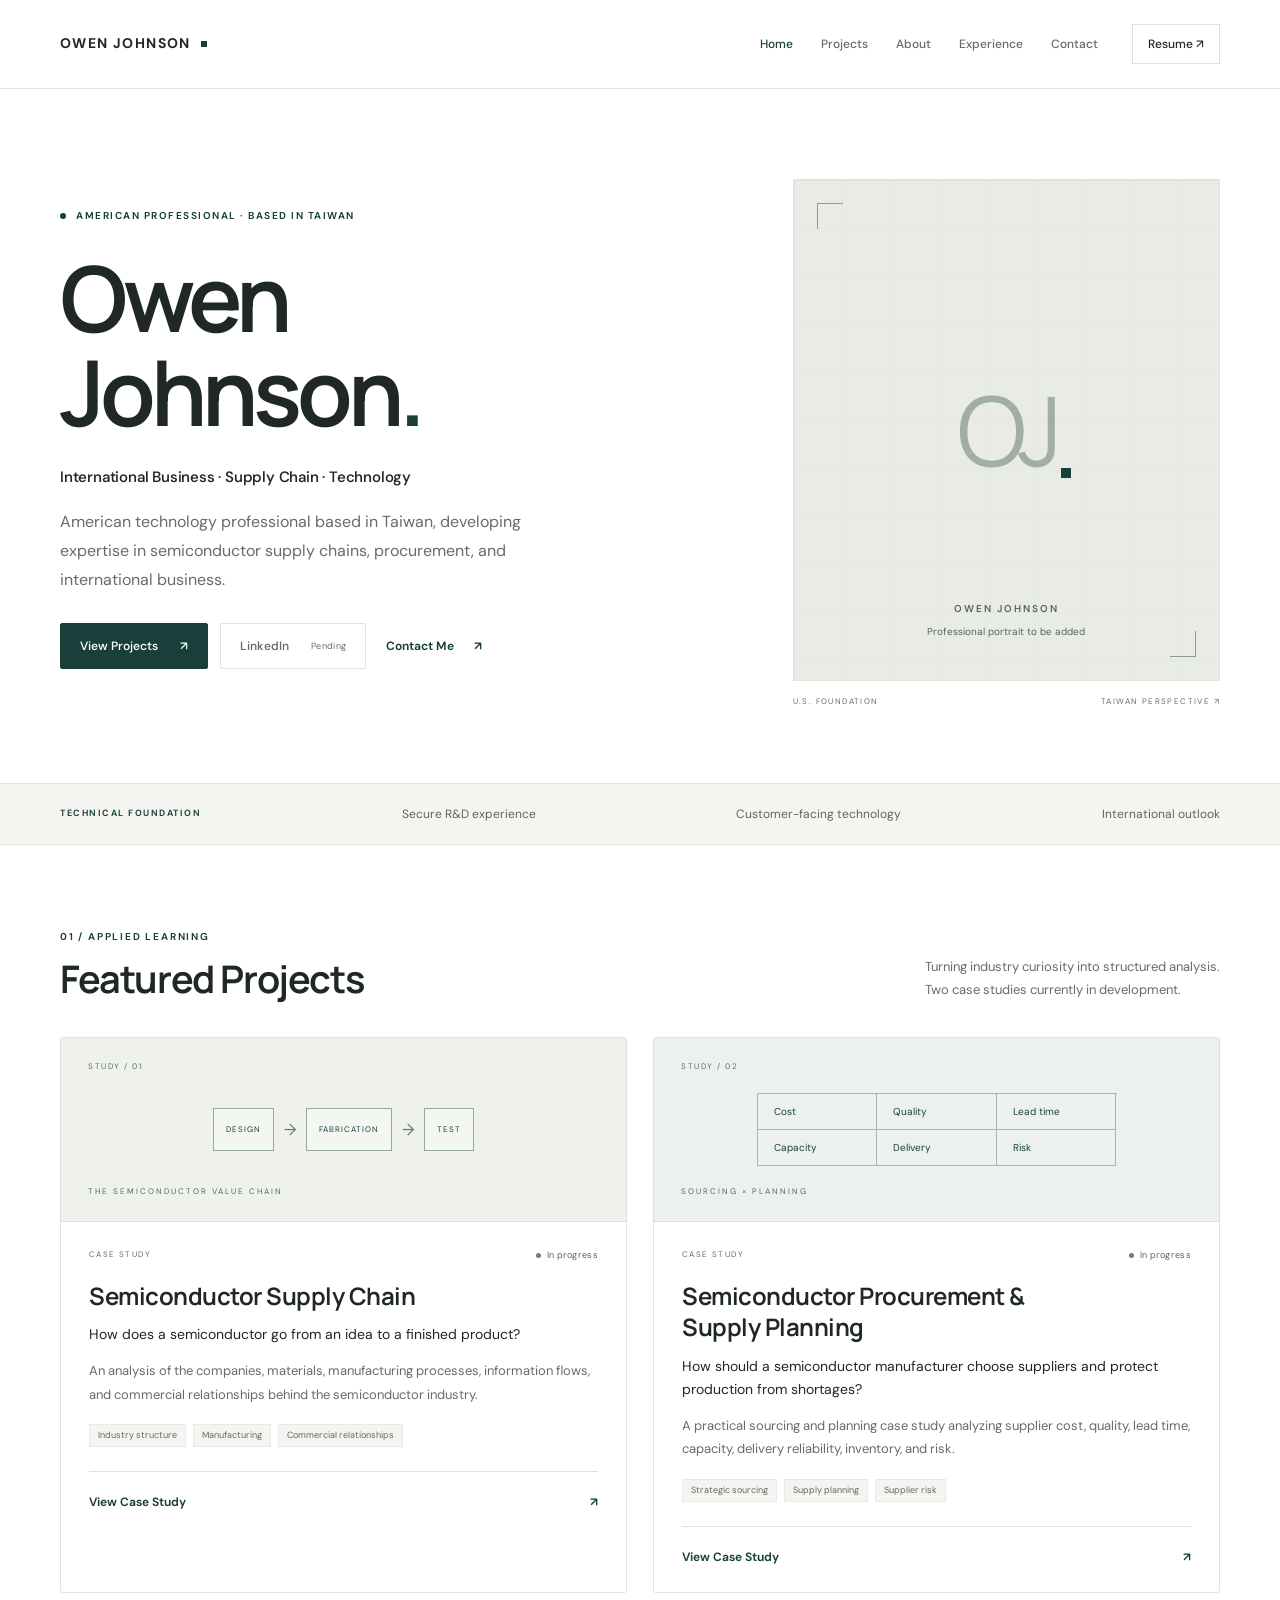
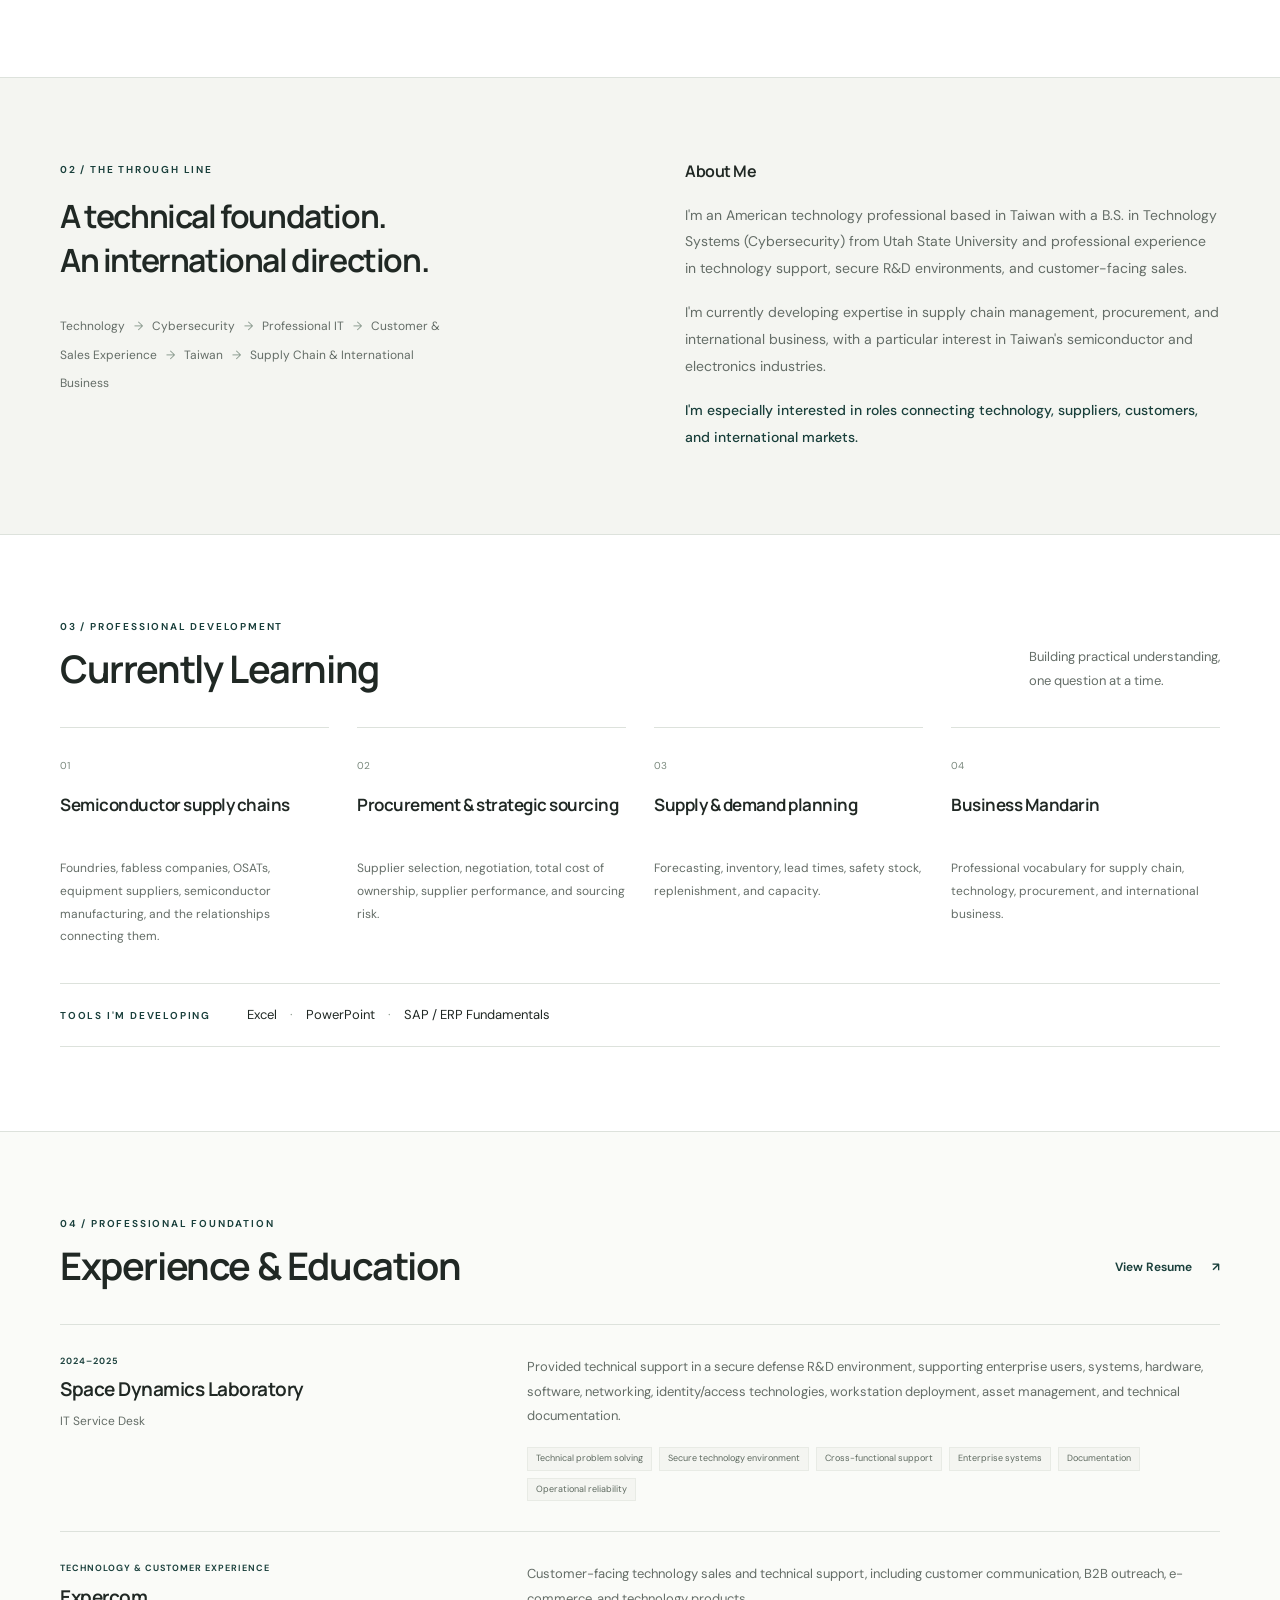
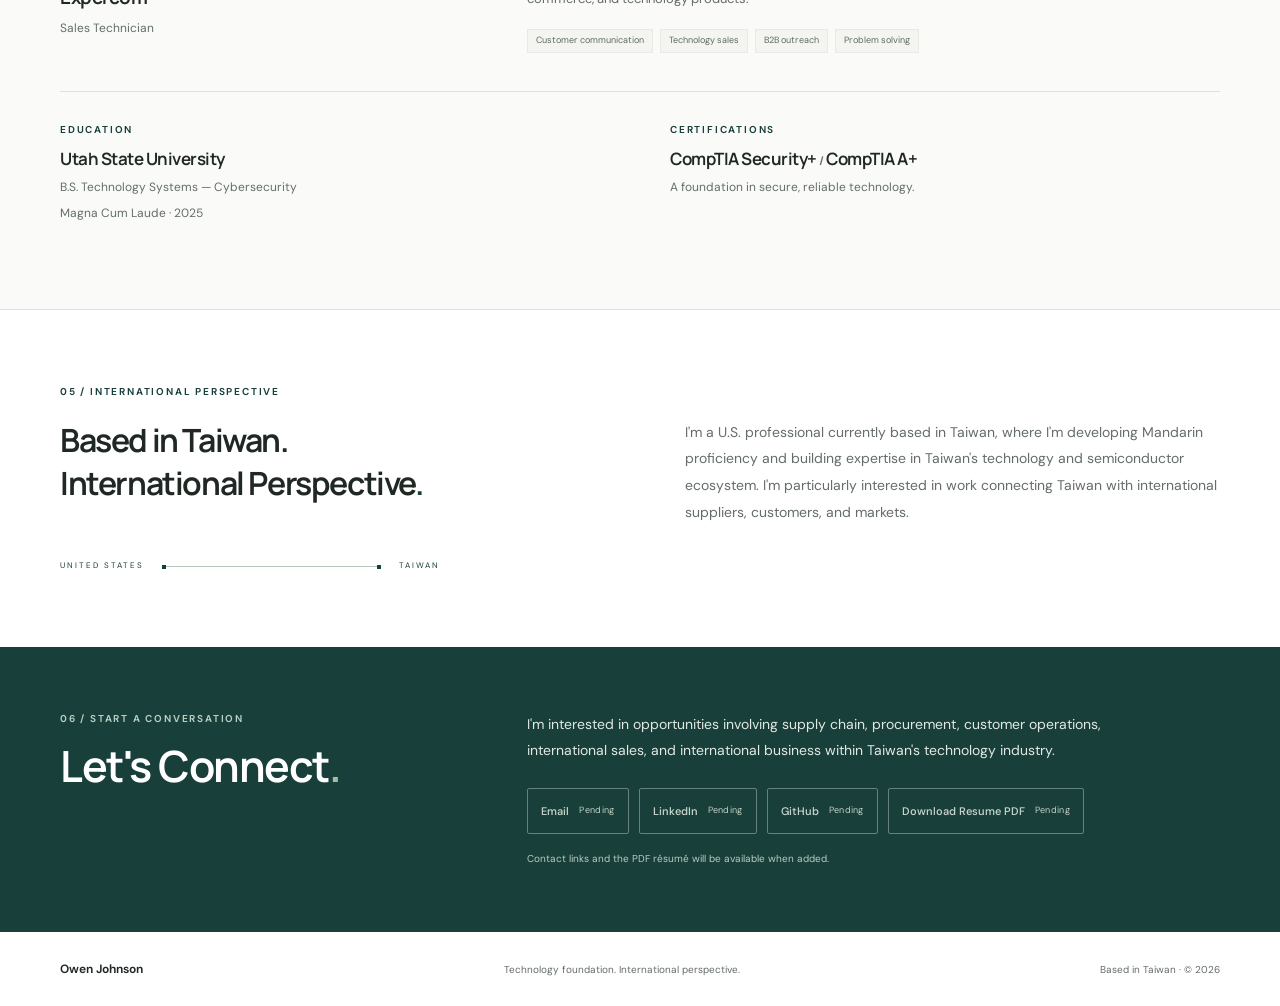
<file: index.html>
<!doctype html>
<html lang="en"><head><meta charset="utf-8"><meta name="viewport" content="width=device-width, initial-scale=1"><title>Owen Johnson | International Business, Supply Chain &amp; Technology</title><meta name="description" content="American technology professional based in Taiwan. Explore Owen Johnson’s background and developing work in semiconductor supply chains, procurement, and international business."><meta property="og:title" content="Owen Johnson | International Business, Supply Chain &amp; Technology"><meta property="og:description" content="American technology professional based in Taiwan. Explore Owen Johnson’s background and developing work in semiconductor supply chains, procurement, and international business."><meta property="og:type" content="website"><meta name="twitter:card" content="summary"><meta name="twitter:title" content="Owen Johnson | International Business, Supply Chain &amp; Technology"><meta name="twitter:description" content="American technology professional based in Taiwan. Explore Owen Johnson’s background and developing work in semiconductor supply chains, procurement, and international business."><meta name="theme-color" content="#193f3b"><link rel="icon" type="image/svg+xml" href="/assets/favicon.svg"><link rel="stylesheet" href="/style.css"><script src="/script.js" defer></script></head><body><a class="skip-link" href="#main">Skip to content</a><header class="site-header"><div class="container header-inner"><a href="/" class="wordmark" aria-label="Owen Johnson home">OWEN JOHNSON<span class="brand-dot"></span></a><button class="menu-toggle" aria-controls="main-nav" aria-expanded="false">Menu <span aria-hidden="true">☰</span></button><nav id="main-nav" aria-label="Main navigation"><a href="/" aria-current="page">Home</a><a href="/#projects">Projects</a><a href="/#about">About</a><a href="/#experience">Experience</a><a href="/#contact">Contact</a><a class="nav-resume" href="/resume/">Resume <span aria-hidden="true">↗</span></a></nav></div></header><main id="main"><section class="hero container"><div class="hero-content"><div class="eyebrow location"><span class="live-dot"></span> AMERICAN PROFESSIONAL · BASED IN TAIWAN</div><h1>Owen<br>Johnson<span class="accent">.</span></h1><p class="hero-fields">International Business · Supply Chain · Technology</p><p class="hero-description">American technology professional based in Taiwan, developing expertise in semiconductor supply chains, procurement, and international business.</p><div class="actions"><a class="button primary" href="#projects">View Projects <span aria-hidden="true">↗</span></a><span class="button secondary unavailable" aria-disabled="true">LinkedIn <span class="availability">Pending</span></span><a class="text-link" href="#contact">Contact Me <span aria-hidden="true">↗</span></a></div></div><div class="hero-portrait"><div class="portrait-placeholder" role="img" aria-label="Reserved space for Owen Johnson’s professional portrait"><div class="portrait-monogram">OJ<span></span></div><div class="portrait-label"><span>OWEN JOHNSON</span><span>Professional portrait to be added</span></div></div><div class="portrait-foot"><span>U.S. FOUNDATION</span><span>TAIWAN PERSPECTIVE ↗</span></div></div></section><div class="foundation-strip"><div class="container"><span>TECHNICAL FOUNDATION</span><span>Secure R&D experience</span><span>Customer-facing technology</span><span>International outlook</span></div></div>
<section id="projects" class="section container"><div class="section-top"><div><span class="eyebrow">01 / APPLIED LEARNING</span><h2>Featured Projects</h2></div><p>Turning industry curiosity into structured analysis.<br>Two case studies currently in development.</p></div><div class="project-grid"><article class="project-card"><div class="project-art"><span class="art-index">STUDY / 01</span><div class="mini-chain" aria-hidden="true"><span>DESIGN</span><b>→</b><span>FABRICATION</span><b>→</b><span>TEST</span></div><span class="art-caption">THE SEMICONDUCTOR VALUE CHAIN</span></div><div class="project-body"><div class="card-meta"><span>CASE STUDY</span><span class="status"><i></i>In progress</span></div><h3>Semiconductor Supply Chain</h3><p class="project-question">How does a semiconductor go from an idea to a finished product?</p><p>An analysis of the companies, materials, manufacturing processes, information flows, and commercial relationships behind the semiconductor industry.</p><div class="tags"><span>Industry structure</span><span>Manufacturing</span><span>Commercial relationships</span></div><a class="text-link" href="/projects/semiconductor-supply-chain/">View Case Study <span aria-hidden="true">↗</span></a></div></article><article class="project-card"><div class="project-art"><span class="art-index">STUDY / 02</span><div class="mini-score" aria-hidden="true"><span>Cost</span><span>Quality</span><span>Lead time</span><span>Capacity</span><span>Delivery</span><span>Risk</span></div><span class="art-caption">SOURCING × PLANNING</span></div><div class="project-body"><div class="card-meta"><span>CASE STUDY</span><span class="status"><i></i>In progress</span></div><h3>Semiconductor Procurement &amp; Supply Planning</h3><p class="project-question">How should a semiconductor manufacturer choose suppliers and protect production from shortages?</p><p>A practical sourcing and planning case study analyzing supplier cost, quality, lead time, capacity, delivery reliability, inventory, and risk.</p><div class="tags"><span>Strategic sourcing</span><span>Supply planning</span><span>Supplier risk</span></div><a class="text-link" href="/projects/semiconductor-procurement-supply-planning/">View Case Study <span aria-hidden="true">↗</span></a></div></article></div></section>
<section id="about" class="section about-section"><div class="container about-grid"><div><span class="eyebrow">02 / THE THROUGH LINE</span><h2>A technical foundation.<br>An international direction.</h2><div class="story-path">Technology <span>→</span> Cybersecurity <span>→</span> Professional IT <span>→</span> Customer & Sales Experience <span>→</span> Taiwan <span>→</span> Supply Chain & International Business</div></div><div class="about-copy"><h3>About Me</h3><p>I'm an American technology professional based in Taiwan with a B.S. in Technology Systems (Cybersecurity) from Utah State University and professional experience in technology support, secure R&D environments, and customer-facing sales.</p><p>I'm currently developing expertise in supply chain management, procurement, and international business, with a particular interest in Taiwan's semiconductor and electronics industries.</p><p class="about-emphasis">I'm especially interested in roles connecting technology, suppliers, customers, and international markets.</p></div></div></section>
<section class="section container" id="learning"><div class="section-top"><div><span class="eyebrow">03 / PROFESSIONAL DEVELOPMENT</span><h2>Currently Learning</h2></div><p>Building practical understanding,<br>one question at a time.</p></div><div class="learning-grid"><article class="learning-item"><span class="learn-index">01</span><h3>Semiconductor supply chains</h3><p>Foundries, fabless companies, OSATs, equipment suppliers, semiconductor manufacturing, and the relationships connecting them.</p></article><article class="learning-item"><span class="learn-index">02</span><h3>Procurement & strategic sourcing</h3><p>Supplier selection, negotiation, total cost of ownership, supplier performance, and sourcing risk.</p></article><article class="learning-item"><span class="learn-index">03</span><h3>Supply & demand planning</h3><p>Forecasting, inventory, lead times, safety stock, replenishment, and capacity.</p></article><article class="learning-item"><span class="learn-index">04</span><h3>Business Mandarin</h3><p>Professional vocabulary for supply chain, technology, procurement, and international business.</p></article></div><div class="tools-line"><span class="eyebrow">TOOLS I'M DEVELOPING</span><span>Excel <b>·</b> PowerPoint <b>·</b> SAP / ERP Fundamentals</span></div></section>
<section id="experience" class="section experience-section"><div class="container"><div class="section-top"><div><span class="eyebrow">04 / PROFESSIONAL FOUNDATION</span><h2>Experience & Education</h2></div><a class="text-link" href="/resume/">View Resume <span aria-hidden="true">↗</span></a></div><div class="experience-list"><article class="experience-row"><div><span class="eyebrow">2024–2025</span><h3>Space Dynamics Laboratory</h3><span class="role">IT Service Desk</span></div><div><p>Provided technical support in a secure defense R&D environment, supporting enterprise users, systems, hardware, software, networking, identity/access technologies, workstation deployment, asset management, and technical documentation.</p><div class="tags"><span>Technical problem solving</span><span>Secure technology environment</span><span>Cross-functional support</span><span>Enterprise systems</span><span>Documentation</span><span>Operational reliability</span></div></div></article><article class="experience-row"><div><span class="eyebrow">TECHNOLOGY & CUSTOMER EXPERIENCE</span><h3>Expercom</h3><span class="role">Sales Technician</span></div><div><p>Customer-facing technology sales and technical support, including customer communication, B2B outreach, e-commerce, and technology products.</p><div class="tags"><span>Customer communication</span><span>Technology sales</span><span>B2B outreach</span><span>Problem solving</span></div></div></article></div><div class="credentials"><div><span class="eyebrow">EDUCATION</span><h3>Utah State University</h3><p>B.S. Technology Systems — Cybersecurity</p><span class="muted">Magna Cum Laude · 2025</span></div><div><span class="eyebrow">CERTIFICATIONS</span><h3>CompTIA Security+ <span class="muted">/</span> CompTIA A+</h3><p>A foundation in secure, reliable technology.</p></div></div></div></section>
<section class="taiwan-section container"><span class="eyebrow">05 / INTERNATIONAL PERSPECTIVE</span><div class="taiwan-grid"><h2>Based in Taiwan.<br>International Perspective<span class="accent">.</span></h2><p>I'm a U.S. professional currently based in Taiwan, where I'm developing Mandarin proficiency and building expertise in Taiwan's technology and semiconductor ecosystem. I'm particularly interested in work connecting Taiwan with international suppliers, customers, and markets.</p></div><div class="taiwan-caption"><span>UNITED STATES</span><span class="connection-line" aria-hidden="true"></span><span>TAIWAN</span></div></section>
<section id="contact" class="contact-section"><div class="container contact-grid"><div><span class="eyebrow">06 / START A CONVERSATION</span><h2>Let's Connect<span>.</span></h2></div><div><p>I'm interested in opportunities involving supply chain, procurement, customer operations, international sales, and international business within Taiwan's technology industry.</p><div class="actions"><span class="button secondary unavailable" aria-disabled="true">Email <span class="availability">Pending</span></span><span class="button secondary unavailable" aria-disabled="true">LinkedIn <span class="availability">Pending</span></span><span class="button secondary unavailable" aria-disabled="true">GitHub <span class="availability">Pending</span></span><span class="button secondary unavailable" aria-disabled="true">Download Resume PDF <span class="availability">Pending</span></span></div><p class="contact-note">Contact links and the PDF résumé will be available when added.</p></div></div></section></main><footer class="site-footer container"><a class="footer-name" href="/">Owen Johnson</a><span>Technology foundation. International perspective.</span><span>Based in Taiwan · © 2026</span></footer></body></html>
</file>
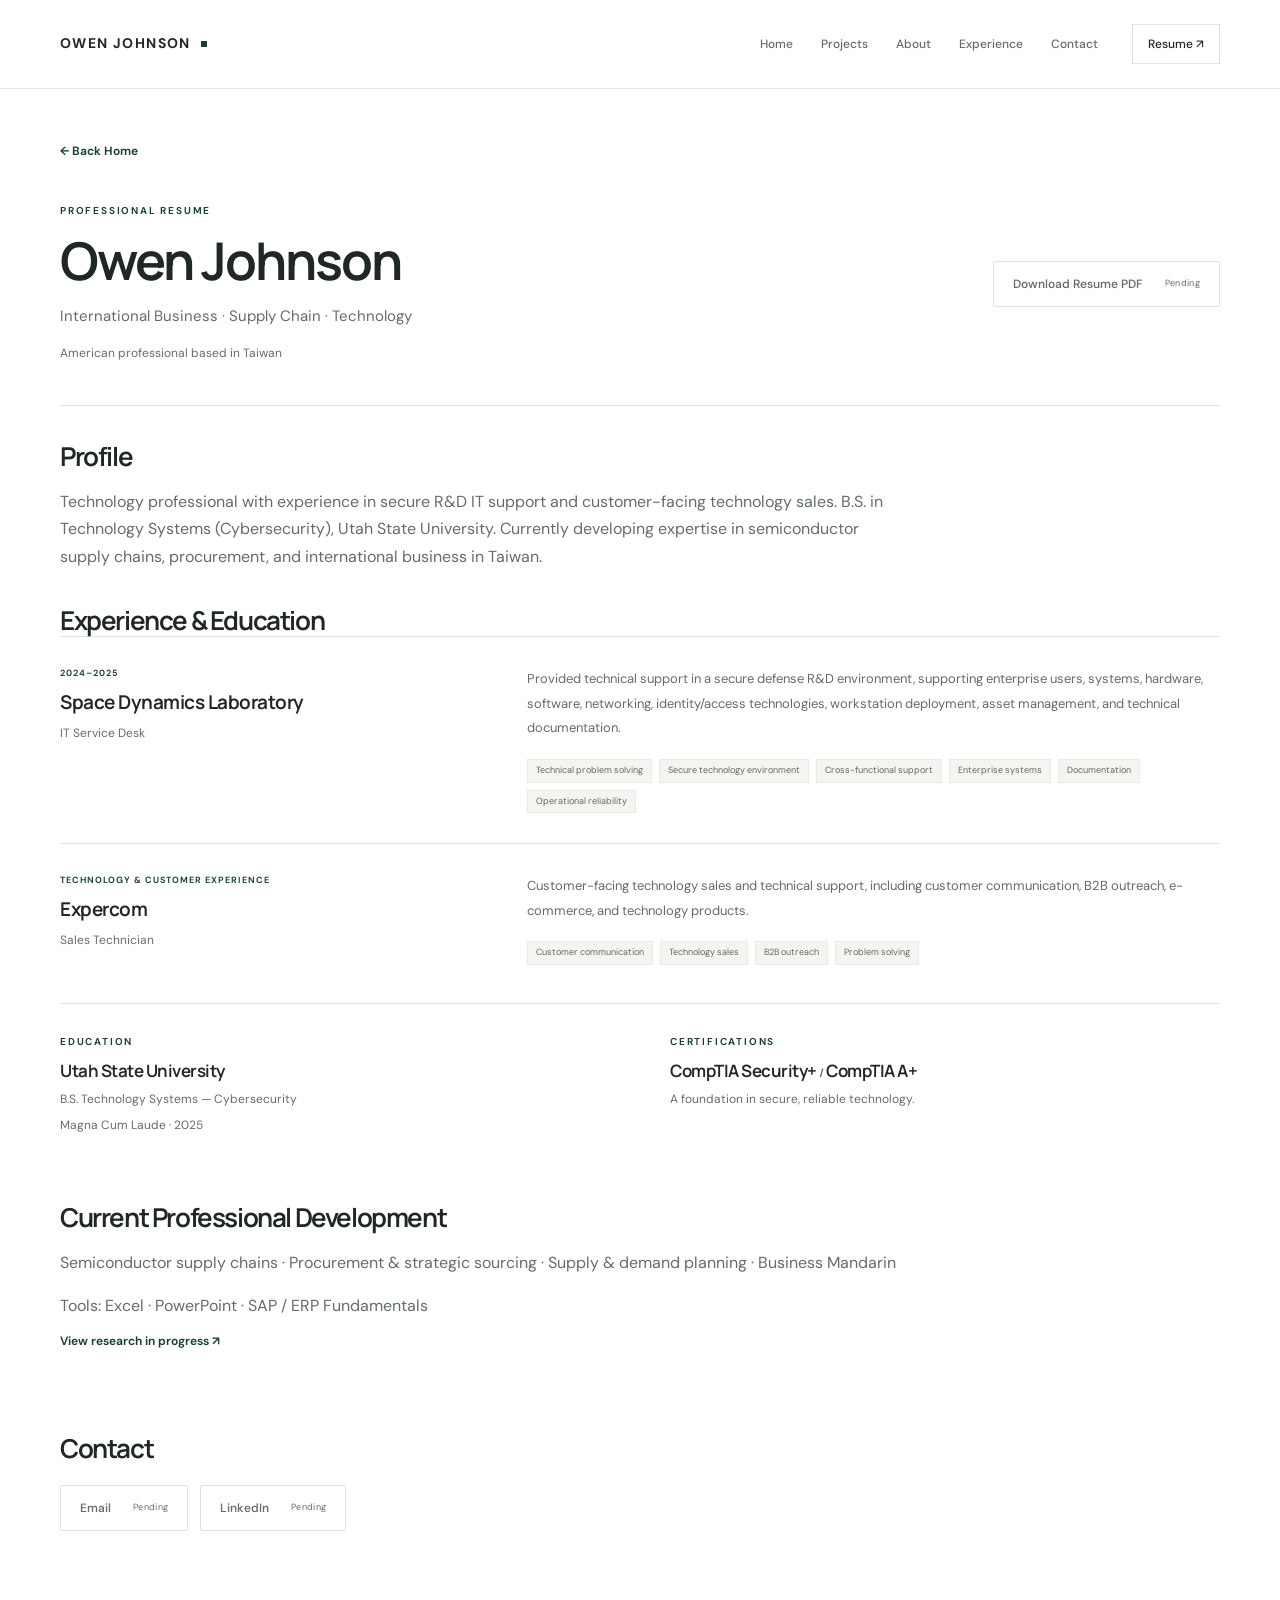
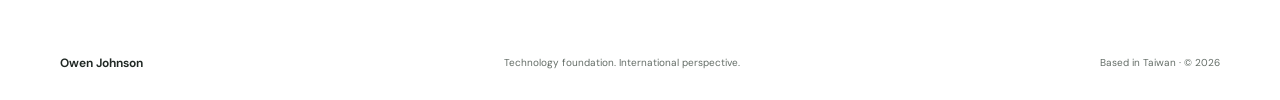
<file: resume/index.html>
<!doctype html>
<html lang="en"><head><meta charset="utf-8"><meta name="viewport" content="width=device-width, initial-scale=1"><title>Resume | Owen Johnson</title><meta name="description" content="Owen Johnson’s professional experience, education, certifications, and current development in Taiwan’s technology industry."><meta property="og:title" content="Resume | Owen Johnson"><meta property="og:description" content="Owen Johnson’s professional experience, education, certifications, and current development in Taiwan’s technology industry."><meta property="og:type" content="website"><meta name="twitter:card" content="summary"><meta name="twitter:title" content="Resume | Owen Johnson"><meta name="twitter:description" content="Owen Johnson’s professional experience, education, certifications, and current development in Taiwan’s technology industry."><meta name="theme-color" content="#193f3b"><link rel="icon" type="image/svg+xml" href="/assets/favicon.svg"><link rel="stylesheet" href="/style.css"><script src="/script.js" defer></script></head><body><a class="skip-link" href="#main">Skip to content</a><header class="site-header"><div class="container header-inner"><a href="/" class="wordmark" aria-label="Owen Johnson home">OWEN JOHNSON<span class="brand-dot"></span></a><button class="menu-toggle" aria-controls="main-nav" aria-expanded="false">Menu <span aria-hidden="true">☰</span></button><nav id="main-nav" aria-label="Main navigation"><a href="/">Home</a><a href="/#projects">Projects</a><a href="/#about">About</a><a href="/#experience">Experience</a><a href="/#contact">Contact</a><a class="nav-resume" href="/resume/">Resume <span aria-hidden="true">↗</span></a></nav></div></header><main id="main"><div class="container resume-page"><a class="text-link back-link" href="/">← Back Home</a><header class="resume-header"><div><span class="eyebrow">PROFESSIONAL RESUME</span><h1>Owen Johnson</h1><p>International Business · Supply Chain · Technology</p><span class="muted">American professional based in Taiwan</span></div><span class="button secondary unavailable" aria-disabled="true">Download Resume PDF <span class="availability">Pending</span></span></header><section class="resume-summary"><h2>Profile</h2><p>Technology professional with experience in secure R&D IT support and customer-facing technology sales. B.S. in Technology Systems (Cybersecurity), Utah State University. Currently developing expertise in semiconductor supply chains, procurement, and international business in Taiwan.</p></section><section><h2>Experience & Education</h2><div class="experience-list"><article class="experience-row"><div><span class="eyebrow">2024–2025</span><h3>Space Dynamics Laboratory</h3><span class="role">IT Service Desk</span></div><div><p>Provided technical support in a secure defense R&D environment, supporting enterprise users, systems, hardware, software, networking, identity/access technologies, workstation deployment, asset management, and technical documentation.</p><div class="tags"><span>Technical problem solving</span><span>Secure technology environment</span><span>Cross-functional support</span><span>Enterprise systems</span><span>Documentation</span><span>Operational reliability</span></div></div></article><article class="experience-row"><div><span class="eyebrow">TECHNOLOGY & CUSTOMER EXPERIENCE</span><h3>Expercom</h3><span class="role">Sales Technician</span></div><div><p>Customer-facing technology sales and technical support, including customer communication, B2B outreach, e-commerce, and technology products.</p><div class="tags"><span>Customer communication</span><span>Technology sales</span><span>B2B outreach</span><span>Problem solving</span></div></div></article></div><div class="credentials"><div><span class="eyebrow">EDUCATION</span><h3>Utah State University</h3><p>B.S. Technology Systems — Cybersecurity</p><span class="muted">Magna Cum Laude · 2025</span></div><div><span class="eyebrow">CERTIFICATIONS</span><h3>CompTIA Security+ <span class="muted">/</span> CompTIA A+</h3><p>A foundation in secure, reliable technology.</p></div></div></section><section class="resume-summary"><h2>Current Professional Development</h2><p>Semiconductor supply chains · Procurement & strategic sourcing · Supply & demand planning · Business Mandarin</p><p>Tools: Excel · PowerPoint · SAP / ERP Fundamentals</p><a class="text-link" href="/#projects">View research in progress ↗</a></section><section class="resume-summary"><h2>Contact</h2><div class="actions"><span class="button secondary unavailable" aria-disabled="true">Email <span class="availability">Pending</span></span><span class="button secondary unavailable" aria-disabled="true">LinkedIn <span class="availability">Pending</span></span></div></section></div></main><footer class="site-footer container"><a class="footer-name" href="/">Owen Johnson</a><span>Technology foundation. International perspective.</span><span>Based in Taiwan · © 2026</span></footer></body></html>
</file>
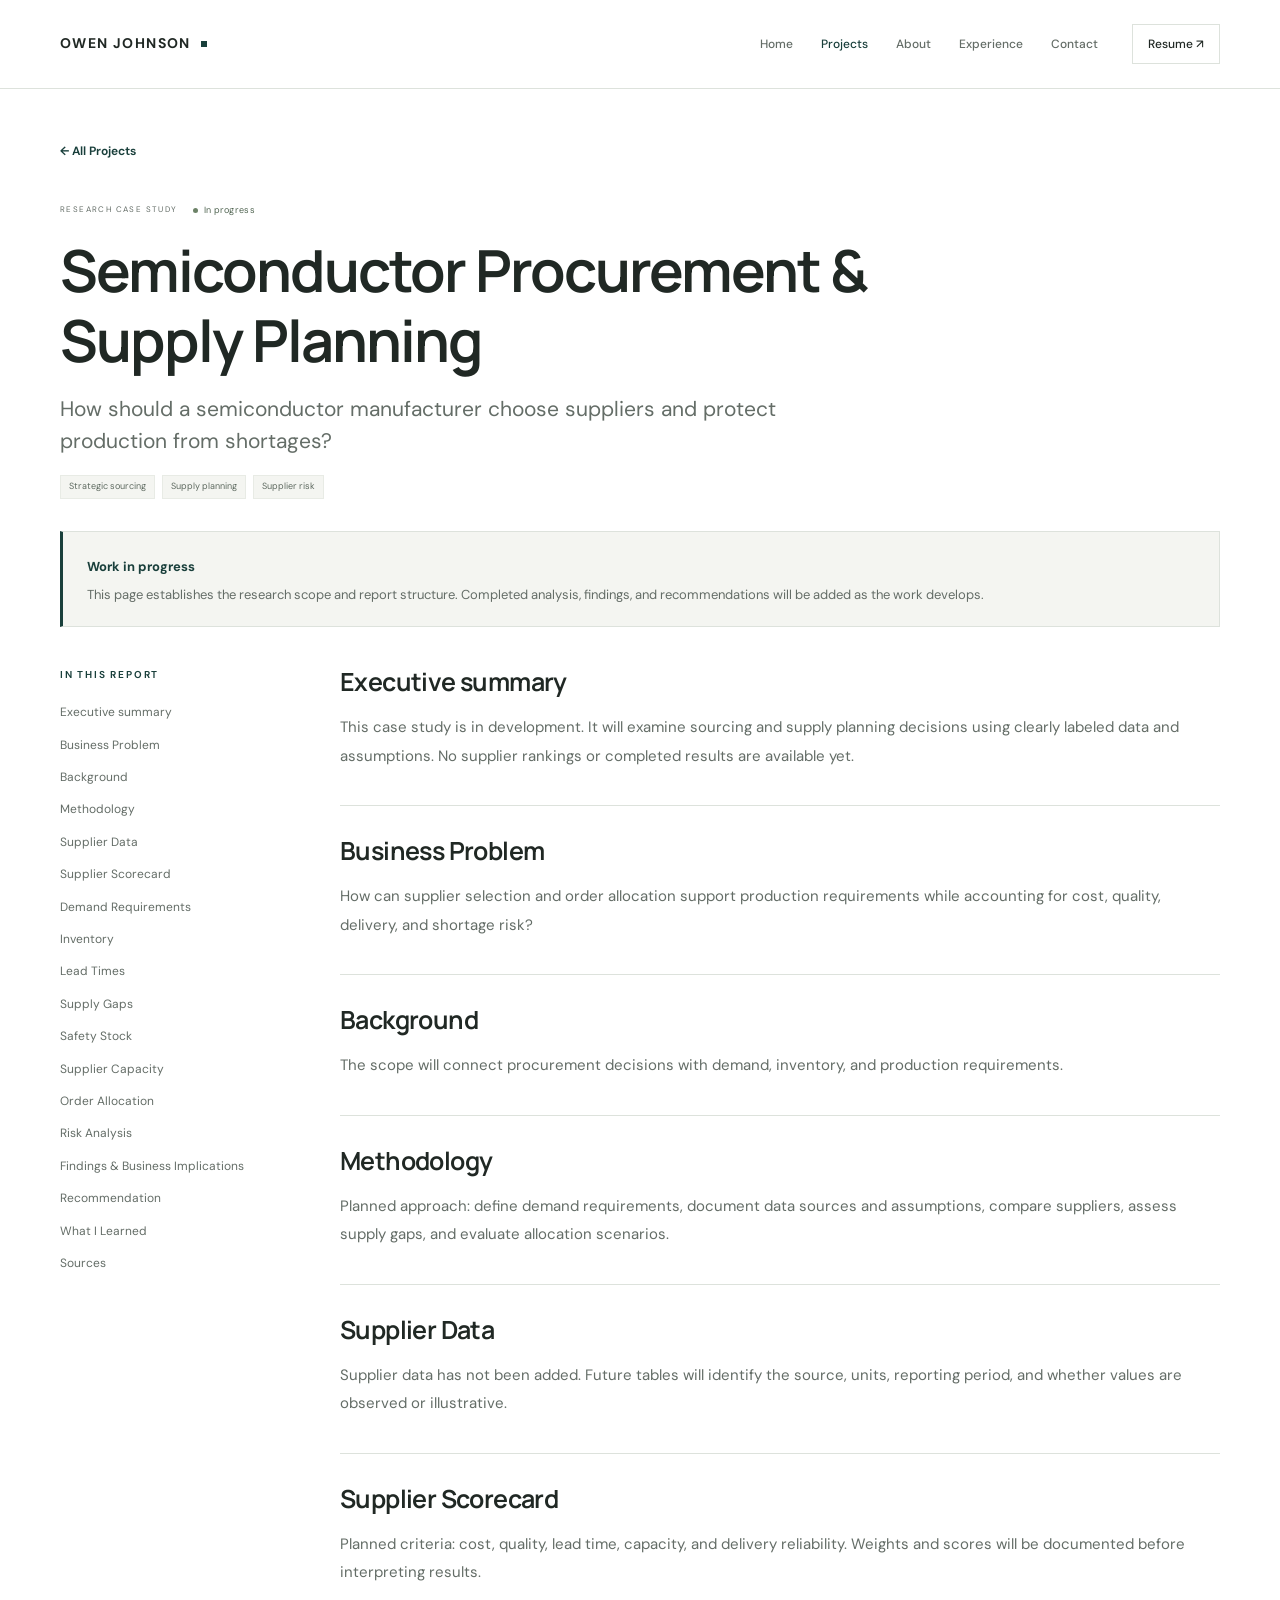
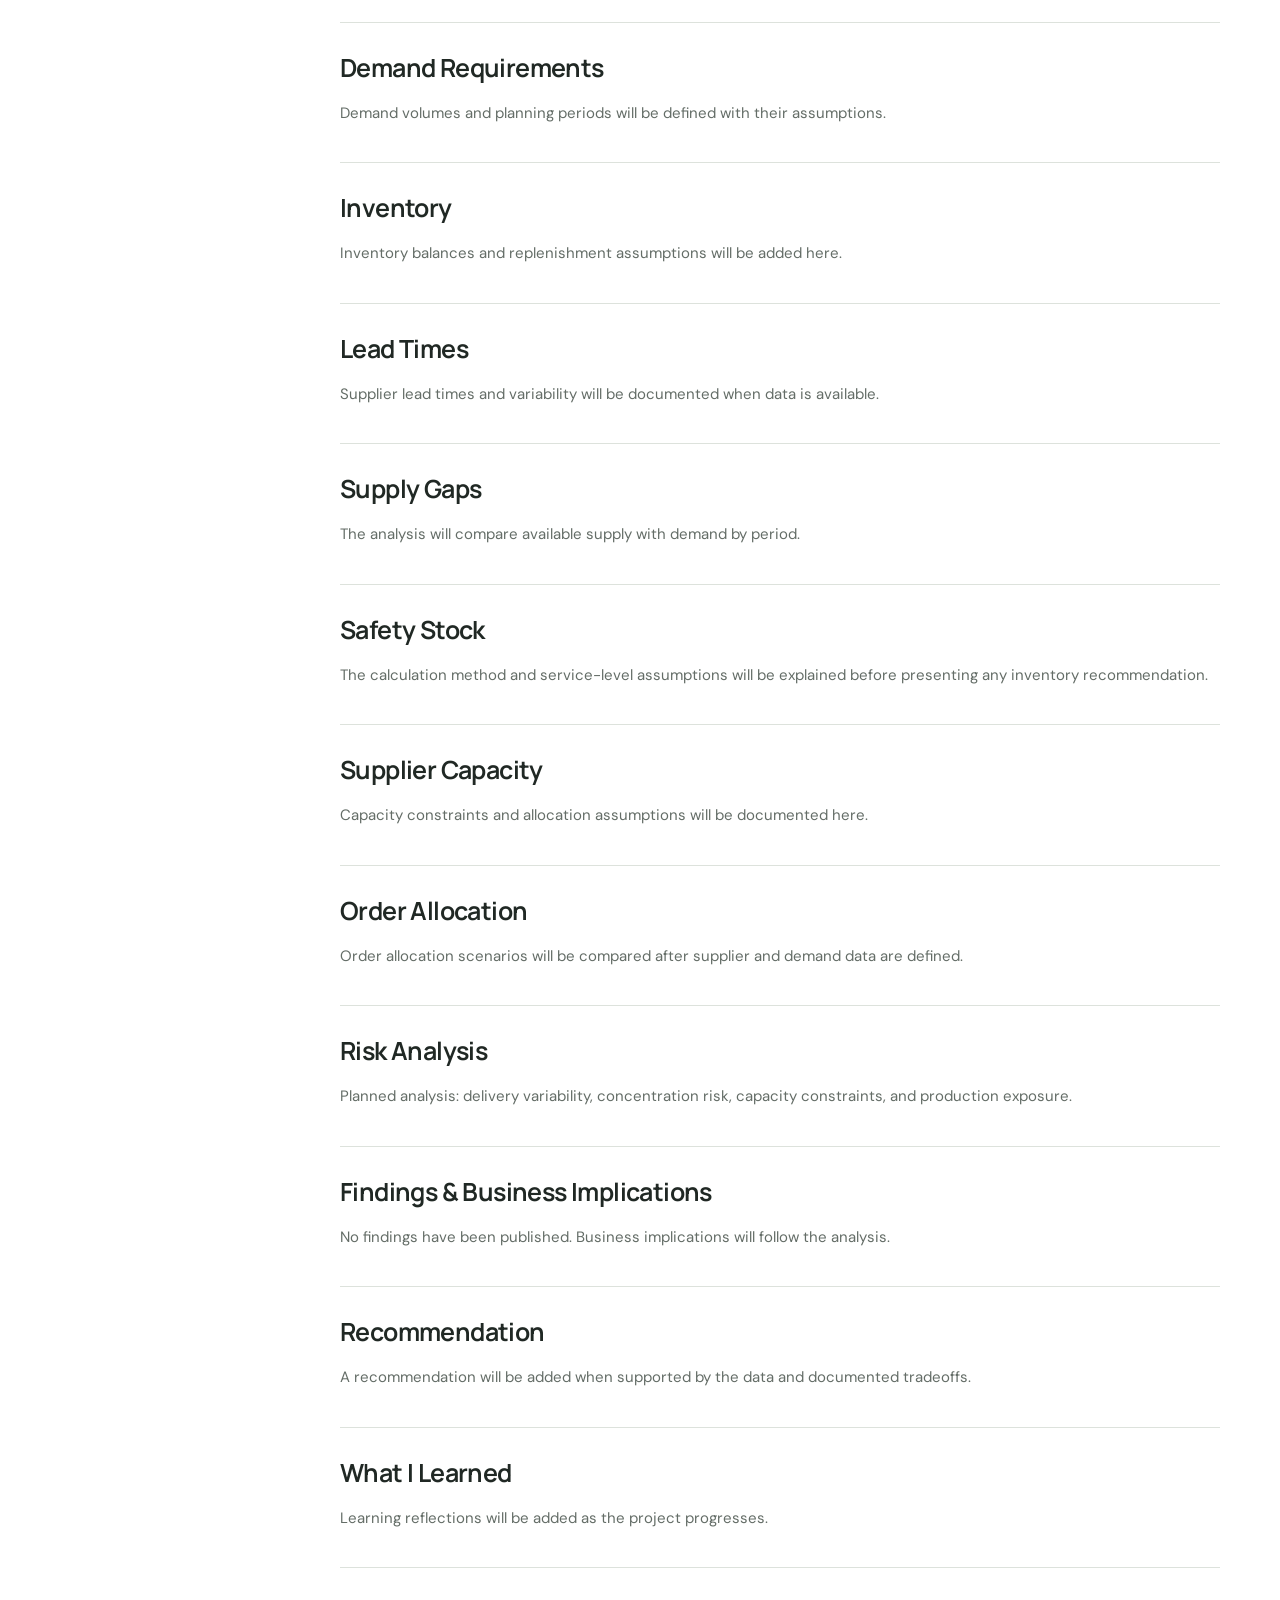
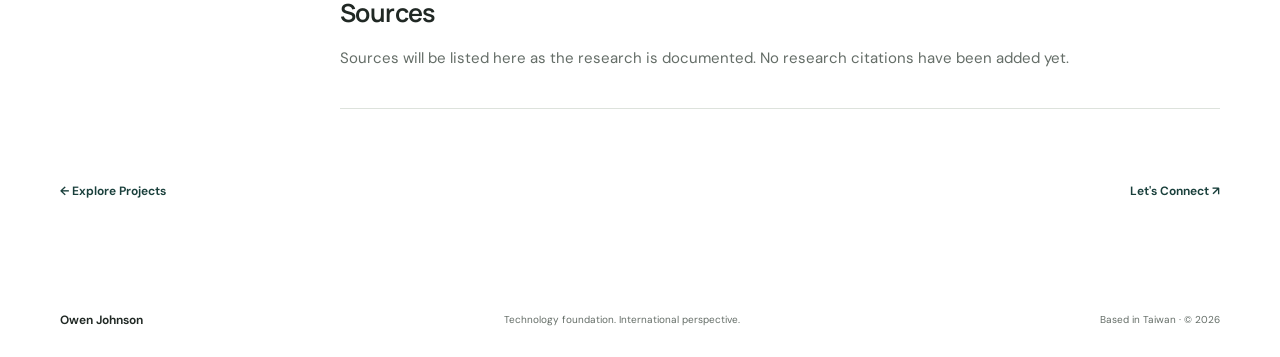
<file: projects/semiconductor-procurement-supply-planning/index.html>
<!doctype html>
<html lang="en"><head><meta charset="utf-8"><meta name="viewport" content="width=device-width, initial-scale=1"><title>Semiconductor Procurement &amp; Supply Planning | Owen Johnson</title><meta name="description" content="A practical sourcing and planning case study analyzing supplier cost, quality, lead time, capacity, delivery reliability, inventory, and risk."><meta property="og:title" content="Semiconductor Procurement &amp; Supply Planning | Owen Johnson"><meta property="og:description" content="A practical sourcing and planning case study analyzing supplier cost, quality, lead time, capacity, delivery reliability, inventory, and risk."><meta property="og:type" content="website"><meta name="twitter:card" content="summary"><meta name="twitter:title" content="Semiconductor Procurement &amp; Supply Planning | Owen Johnson"><meta name="twitter:description" content="A practical sourcing and planning case study analyzing supplier cost, quality, lead time, capacity, delivery reliability, inventory, and risk."><meta name="theme-color" content="#193f3b"><link rel="icon" type="image/svg+xml" href="/assets/favicon.svg"><link rel="stylesheet" href="/style.css"><script src="/script.js" defer></script></head><body><a class="skip-link" href="#main">Skip to content</a><header class="site-header"><div class="container header-inner"><a href="/" class="wordmark" aria-label="Owen Johnson home">OWEN JOHNSON<span class="brand-dot"></span></a><button class="menu-toggle" aria-controls="main-nav" aria-expanded="false">Menu <span aria-hidden="true">☰</span></button><nav id="main-nav" aria-label="Main navigation"><a href="/">Home</a><a href="/#projects" aria-current="page">Projects</a><a href="/#about">About</a><a href="/#experience">Experience</a><a href="/#contact">Contact</a><a class="nav-resume" href="/resume/">Resume <span aria-hidden="true">↗</span></a></nav></div></header><main id="main"><div class="container report"><a class="text-link back-link" href="/#projects">← All Projects</a><header class="report-header"><div class="card-meta"><span>RESEARCH CASE STUDY</span><span class="status"><i></i>In progress</span></div><h1>Semiconductor Procurement &amp; Supply Planning</h1><p class="report-question">How should a semiconductor manufacturer choose suppliers and protect production from shortages?</p><div class="tags"><span>Strategic sourcing</span><span>Supply planning</span><span>Supplier risk</span></div></header><div class="research-note"><strong>Work in progress</strong><p>This page establishes the research scope and report structure. Completed analysis, findings, and recommendations will be added as the work develops.</p></div><div class="report-layout"><aside class="report-toc"><nav aria-label="Case study contents"><span class="eyebrow">IN THIS REPORT</span><a href="#executive-summary">Executive summary</a><a href="#business-problem">Business Problem</a><a href="#background">Background</a><a href="#methodology">Methodology</a><a href="#supplier-data">Supplier Data</a><a href="#supplier-scorecard">Supplier Scorecard</a><a href="#demand-requirements">Demand Requirements</a><a href="#inventory">Inventory</a><a href="#lead-times">Lead Times</a><a href="#supply-gaps">Supply Gaps</a><a href="#safety-stock">Safety Stock</a><a href="#supplier-capacity">Supplier Capacity</a><a href="#order-allocation">Order Allocation</a><a href="#risk-analysis">Risk Analysis</a><a href="#findings-business-implications">Findings &amp; Business Implications</a><a href="#recommendation">Recommendation</a><a href="#what-i-learned">What I Learned</a><a href="#sources">Sources</a></nav></aside><div class="report-content"><section id="executive-summary" class="report-section"><h2>Executive summary</h2><p>This case study is in development. It will examine sourcing and supply planning decisions using clearly labeled data and assumptions. No supplier rankings or completed results are available yet.</p></section><section id="business-problem" class="report-section"><h2>Business Problem</h2><p>How can supplier selection and order allocation support production requirements while accounting for cost, quality, delivery, and shortage risk?</p></section><section id="background" class="report-section"><h2>Background</h2><p>The scope will connect procurement decisions with demand, inventory, and production requirements.</p></section><section id="methodology" class="report-section"><h2>Methodology</h2><p>Planned approach: define demand requirements, document data sources and assumptions, compare suppliers, assess supply gaps, and evaluate allocation scenarios.</p></section><section id="supplier-data" class="report-section"><h2>Supplier Data</h2><p>Supplier data has not been added. Future tables will identify the source, units, reporting period, and whether values are observed or illustrative.</p></section><section id="supplier-scorecard" class="report-section"><h2>Supplier Scorecard</h2><p>Planned criteria: cost, quality, lead time, capacity, and delivery reliability. Weights and scores will be documented before interpreting results.</p></section><section id="demand-requirements" class="report-section"><h2>Demand Requirements</h2><p>Demand volumes and planning periods will be defined with their assumptions.</p></section><section id="inventory" class="report-section"><h2>Inventory</h2><p>Inventory balances and replenishment assumptions will be added here.</p></section><section id="lead-times" class="report-section"><h2>Lead Times</h2><p>Supplier lead times and variability will be documented when data is available.</p></section><section id="supply-gaps" class="report-section"><h2>Supply Gaps</h2><p>The analysis will compare available supply with demand by period.</p></section><section id="safety-stock" class="report-section"><h2>Safety Stock</h2><p>The calculation method and service-level assumptions will be explained before presenting any inventory recommendation.</p></section><section id="supplier-capacity" class="report-section"><h2>Supplier Capacity</h2><p>Capacity constraints and allocation assumptions will be documented here.</p></section><section id="order-allocation" class="report-section"><h2>Order Allocation</h2><p>Order allocation scenarios will be compared after supplier and demand data are defined.</p></section><section id="risk-analysis" class="report-section"><h2>Risk Analysis</h2><p>Planned analysis: delivery variability, concentration risk, capacity constraints, and production exposure.</p></section><section id="findings-business-implications" class="report-section"><h2>Findings &amp; Business Implications</h2><p>No findings have been published. Business implications will follow the analysis.</p></section><section id="recommendation" class="report-section"><h2>Recommendation</h2><p>A recommendation will be added when supported by the data and documented tradeoffs.</p></section><section id="what-i-learned" class="report-section"><h2>What I Learned</h2><p>Learning reflections will be added as the project progresses.</p></section><section id="sources" class="report-section"><h2>Sources</h2><p>Sources will be listed here as the research is documented. No research citations have been added yet.</p></section></div></div><div class="report-bottom"><a class="text-link" href="/#projects">← Explore Projects</a><a class="text-link" href="/#contact">Let's Connect ↗</a></div></div></main><footer class="site-footer container"><a class="footer-name" href="/">Owen Johnson</a><span>Technology foundation. International perspective.</span><span>Based in Taiwan · © 2026</span></footer></body></html>
</file>
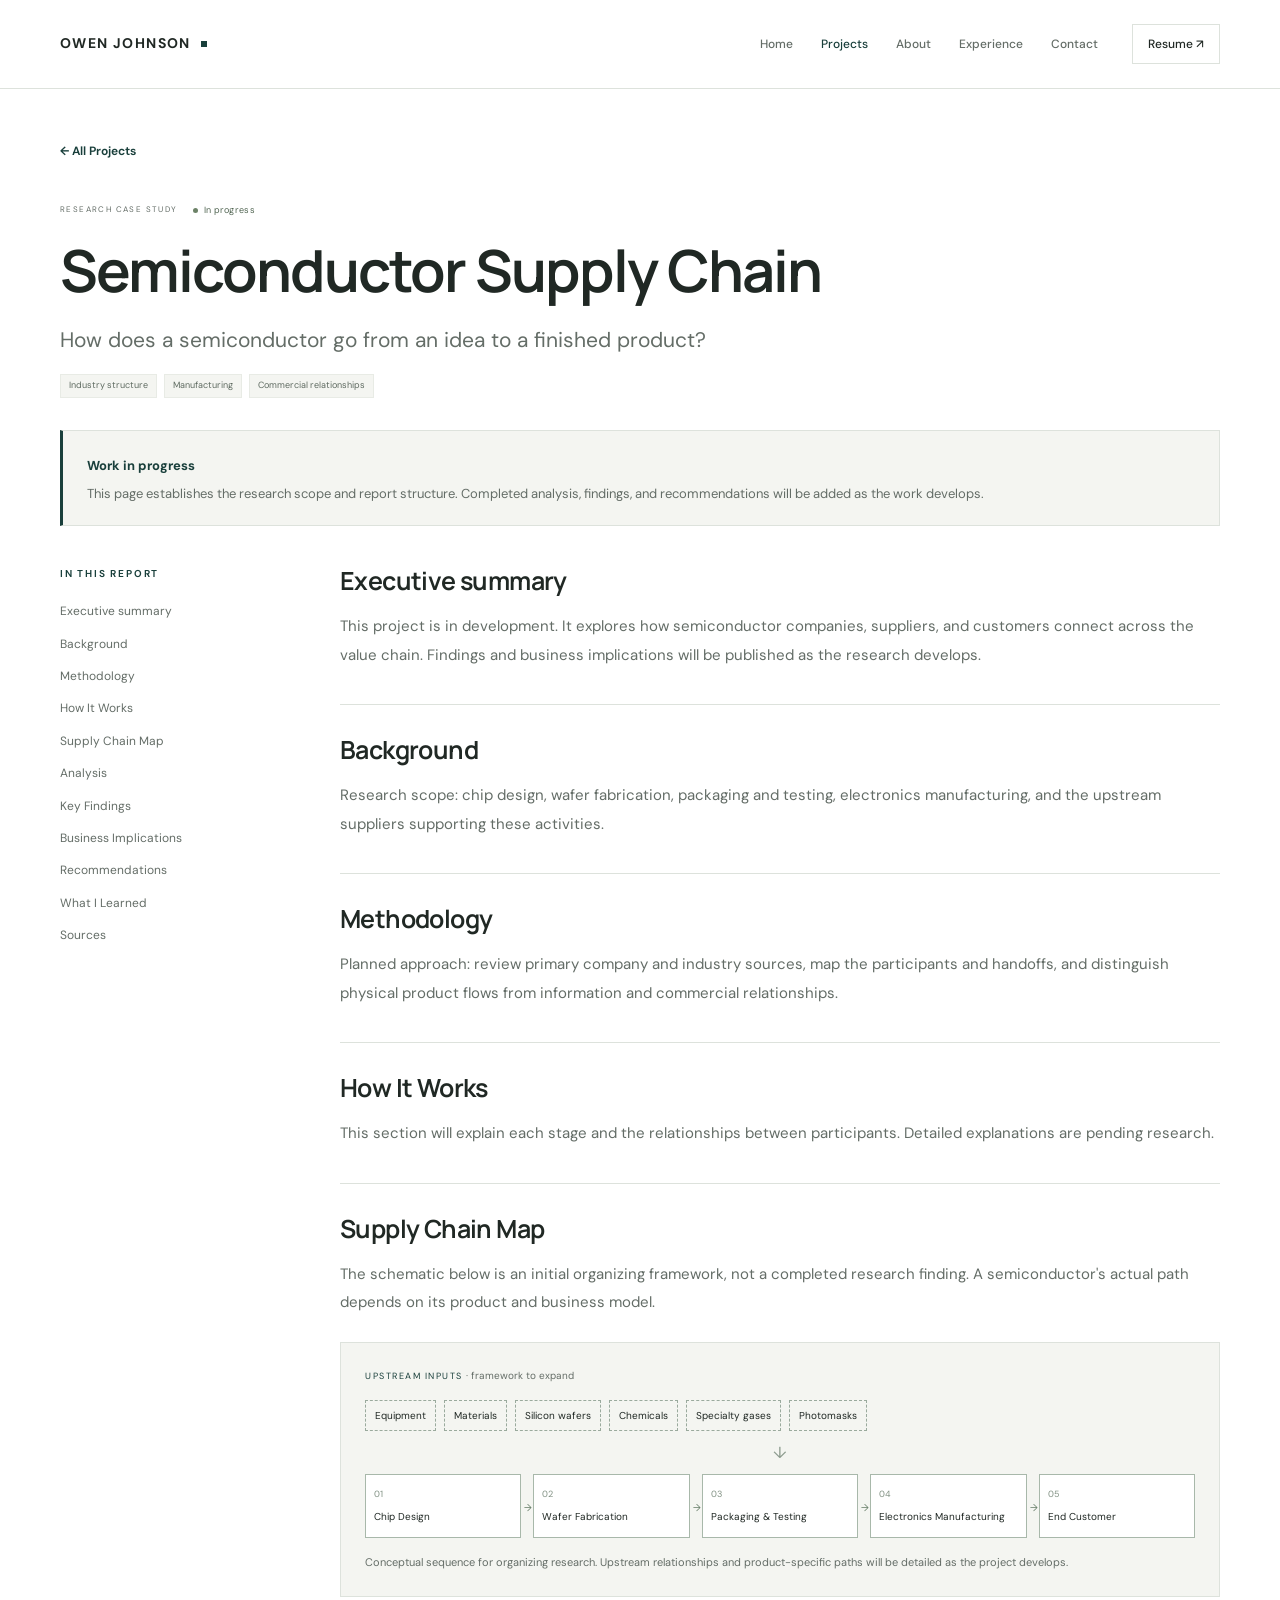
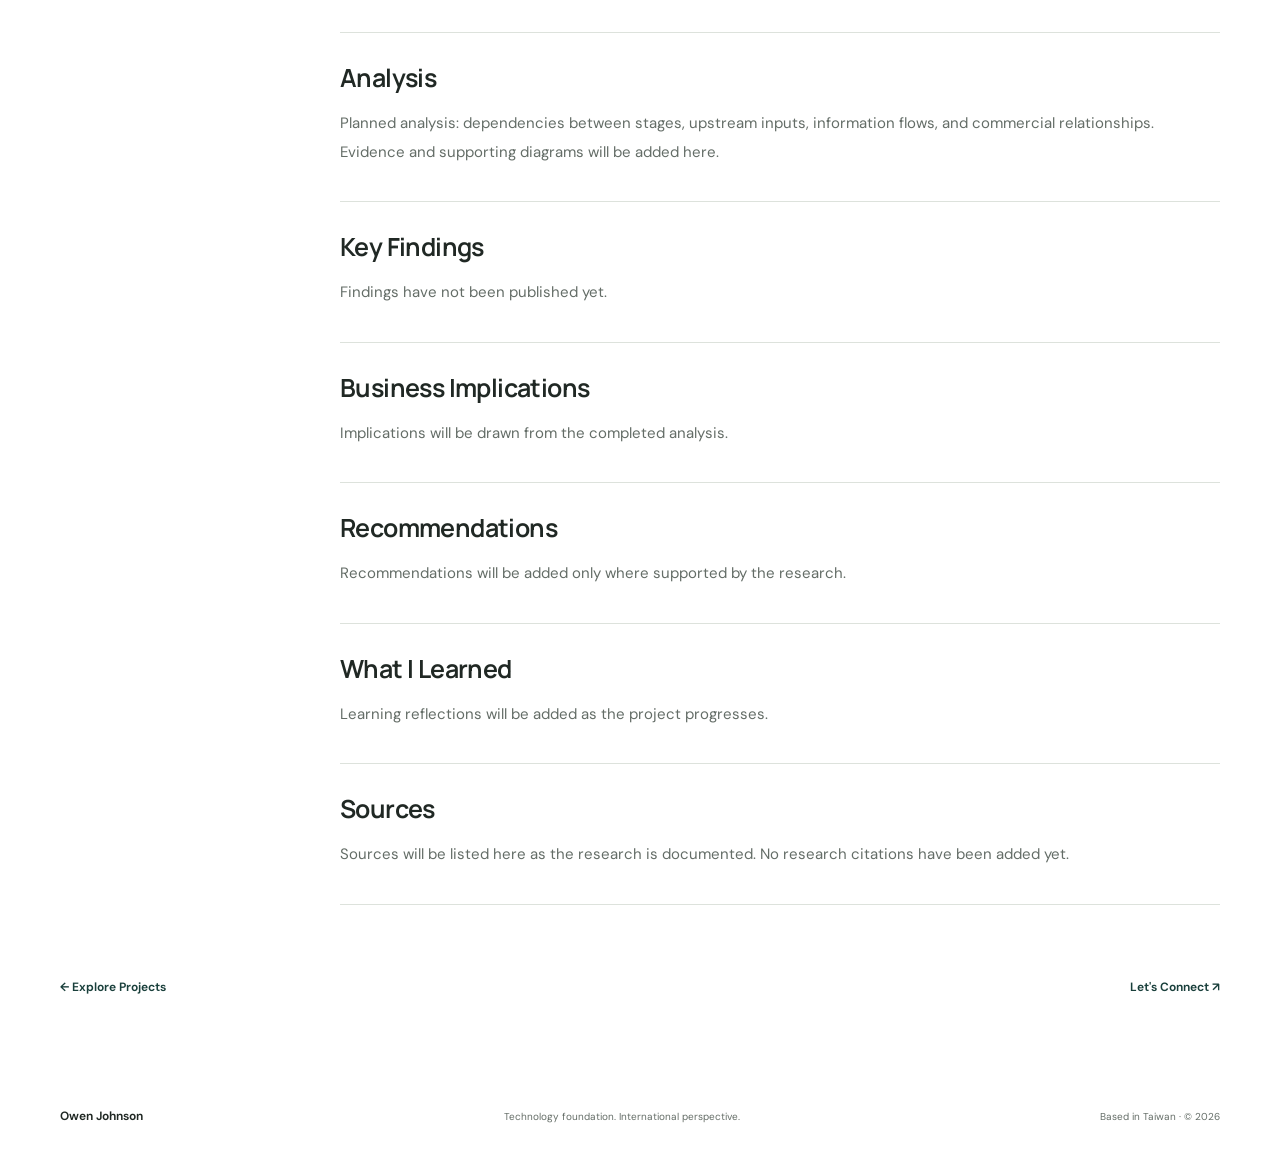
<file: projects/semiconductor-supply-chain/index.html>
<!doctype html>
<html lang="en"><head><meta charset="utf-8"><meta name="viewport" content="width=device-width, initial-scale=1"><title>Semiconductor Supply Chain | Owen Johnson</title><meta name="description" content="An analysis of the companies, materials, manufacturing processes, information flows, and commercial relationships behind the semiconductor industry."><meta property="og:title" content="Semiconductor Supply Chain | Owen Johnson"><meta property="og:description" content="An analysis of the companies, materials, manufacturing processes, information flows, and commercial relationships behind the semiconductor industry."><meta property="og:type" content="website"><meta name="twitter:card" content="summary"><meta name="twitter:title" content="Semiconductor Supply Chain | Owen Johnson"><meta name="twitter:description" content="An analysis of the companies, materials, manufacturing processes, information flows, and commercial relationships behind the semiconductor industry."><meta name="theme-color" content="#193f3b"><link rel="icon" type="image/svg+xml" href="/assets/favicon.svg"><link rel="stylesheet" href="/style.css"><script src="/script.js" defer></script></head><body><a class="skip-link" href="#main">Skip to content</a><header class="site-header"><div class="container header-inner"><a href="/" class="wordmark" aria-label="Owen Johnson home">OWEN JOHNSON<span class="brand-dot"></span></a><button class="menu-toggle" aria-controls="main-nav" aria-expanded="false">Menu <span aria-hidden="true">☰</span></button><nav id="main-nav" aria-label="Main navigation"><a href="/">Home</a><a href="/#projects" aria-current="page">Projects</a><a href="/#about">About</a><a href="/#experience">Experience</a><a href="/#contact">Contact</a><a class="nav-resume" href="/resume/">Resume <span aria-hidden="true">↗</span></a></nav></div></header><main id="main"><div class="container report"><a class="text-link back-link" href="/#projects">← All Projects</a><header class="report-header"><div class="card-meta"><span>RESEARCH CASE STUDY</span><span class="status"><i></i>In progress</span></div><h1>Semiconductor Supply Chain</h1><p class="report-question">How does a semiconductor go from an idea to a finished product?</p><div class="tags"><span>Industry structure</span><span>Manufacturing</span><span>Commercial relationships</span></div></header><div class="research-note"><strong>Work in progress</strong><p>This page establishes the research scope and report structure. Completed analysis, findings, and recommendations will be added as the work develops.</p></div><div class="report-layout"><aside class="report-toc"><nav aria-label="Case study contents"><span class="eyebrow">IN THIS REPORT</span><a href="#executive-summary">Executive summary</a><a href="#background">Background</a><a href="#methodology">Methodology</a><a href="#how-it-works">How It Works</a><a href="#supply-chain-map">Supply Chain Map</a><a href="#analysis">Analysis</a><a href="#key-findings">Key Findings</a><a href="#business-implications">Business Implications</a><a href="#recommendations">Recommendations</a><a href="#what-i-learned">What I Learned</a><a href="#sources">Sources</a></nav></aside><div class="report-content"><section id="executive-summary" class="report-section"><h2>Executive summary</h2><p>This project is in development. It explores how semiconductor companies, suppliers, and customers connect across the value chain. Findings and business implications will be published as the research develops.</p></section><section id="background" class="report-section"><h2>Background</h2><p>Research scope: chip design, wafer fabrication, packaging and testing, electronics manufacturing, and the upstream suppliers supporting these activities.</p></section><section id="methodology" class="report-section"><h2>Methodology</h2><p>Planned approach: review primary company and industry sources, map the participants and handoffs, and distinguish physical product flows from information and commercial relationships.</p></section><section id="how-it-works" class="report-section"><h2>How It Works</h2><p>This section will explain each stage and the relationships between participants. Detailed explanations are pending research.</p></section><section id="supply-chain-map" class="report-section"><h2>Supply Chain Map</h2><p>The schematic below is an initial organizing framework, not a completed research finding. A semiconductor&#x27;s actual path depends on its product and business model.</p><figure class="chain-figure"><div class="diagram-label">UPSTREAM INPUTS <span>· framework to expand</span></div><ul class="input-chips"><li>Equipment</li><li>Materials</li><li>Silicon wafers</li><li>Chemicals</li><li>Specialty gases</li><li>Photomasks</li></ul><div class="input-connector" aria-hidden="true">↓</div><ol class="chain"><li><span class="step-number">01</span><span>Chip Design</span></li><li><span class="step-number">02</span><span>Wafer Fabrication</span></li><li><span class="step-number">03</span><span>Packaging & Testing</span></li><li><span class="step-number">04</span><span>Electronics Manufacturing</span></li><li><span class="step-number">05</span><span>End Customer</span></li></ol><figcaption>Conceptual sequence for organizing research. Upstream relationships and product-specific paths will be detailed as the project develops.</figcaption></figure></section><section id="analysis" class="report-section"><h2>Analysis</h2><p>Planned analysis: dependencies between stages, upstream inputs, information flows, and commercial relationships. Evidence and supporting diagrams will be added here.</p></section><section id="key-findings" class="report-section"><h2>Key Findings</h2><p>Findings have not been published yet.</p></section><section id="business-implications" class="report-section"><h2>Business Implications</h2><p>Implications will be drawn from the completed analysis.</p></section><section id="recommendations" class="report-section"><h2>Recommendations</h2><p>Recommendations will be added only where supported by the research.</p></section><section id="what-i-learned" class="report-section"><h2>What I Learned</h2><p>Learning reflections will be added as the project progresses.</p></section><section id="sources" class="report-section"><h2>Sources</h2><p>Sources will be listed here as the research is documented. No research citations have been added yet.</p></section></div></div><div class="report-bottom"><a class="text-link" href="/#projects">← Explore Projects</a><a class="text-link" href="/#contact">Let's Connect ↗</a></div></div></main><footer class="site-footer container"><a class="footer-name" href="/">Owen Johnson</a><span>Technology foundation. International perspective.</span><span>Based in Taiwan · © 2026</span></footer></body></html>
</file>
<file: style.css>
@import url('https://fonts.googleapis.com/css2?family=DM+Sans:wght@400;450;500;550;600;650;700&family=Manrope:wght@400;500;600;650;700;750;800&display=swap');
:root{--ink:#202824;--muted:#646d67;--accent:#193f3b;--paper:#fff;--wash:#f4f5f1;--line:#dde2dc;--font:'DM Sans',Arial,sans-serif;--heading:'Manrope',Arial,sans-serif}
*{box-sizing:border-box}html{scroll-behavior:smooth;scroll-padding-top:100px}body{margin:0;background:var(--paper);color:var(--ink);font-family:var(--font);font-size:16px;line-height:1.7}a{color:inherit;text-decoration:none}button{font:inherit}img{max-width:100%;height:auto;display:block}h1,h2,h3,p,figure{margin:0}h1,h2,h3{font-family:var(--heading);line-height:1.2;font-weight:650}h2{font-size:clamp(28px,3vw,38px);letter-spacing:-1.4px}h3{font-size:21px;letter-spacing:-.5px}p{color:var(--muted)}a,button{transition:background .2s,color .2s,border-color .2s}a:focus-visible,button:focus-visible,[tabindex]:focus-visible{outline:3px solid #967539;outline-offset:5px}.container{width:min(1160px,calc(100% - 96px));margin-inline:auto}.eyebrow{font-size:10px;font-weight:650;letter-spacing:1.8px;line-height:1.5;color:var(--accent);display:block}.accent{color:var(--accent)}.muted{color:var(--muted)}.site-header{background:rgba(255,255,255,.97);border-bottom:1px solid var(--line);position:sticky;top:0;z-index:20}.header-inner{min-height:88px;display:flex;align-items:center;justify-content:space-between;gap:24px}.wordmark{font-size:14px;letter-spacing:1.4px;font-weight:700;white-space:nowrap;display:flex;align-items:center;gap:10px}.brand-dot{width:6px;height:6px;background:var(--accent)}#main-nav{display:flex;gap:28px;align-items:center;font-size:12px;font-weight:500}#main-nav a{padding:10px 0;color:var(--muted)}#main-nav a:hover,#main-nav a[aria-current]{color:var(--accent)}#main-nav .nav-resume{border:1px solid var(--line);padding:9px 15px;color:var(--ink);margin-left:6px}.menu-toggle{display:none}.skip-link{position:fixed;top:-100px;left:20px;z-index:100;background:var(--accent);color:white;padding:12px 20px}.skip-link:focus{top:12px}.hero{display:grid;grid-template-columns:1.55fr 1fr;gap:70px;padding-top:80px;padding-bottom:74px;align-items:center}.location{display:flex;gap:10px;align-items:center;font-size:10px;letter-spacing:1.5px}.live-dot{background:var(--accent);width:6px;height:6px;border-radius:50%;flex-shrink:0}.hero h1{font-size:clamp(64px,7.1vw,98px);line-height:1.03;letter-spacing:-5px;margin:28px 0 26px;font-weight:650}.hero-fields{font-size:15px;font-weight:550;color:var(--ink);letter-spacing:-.2px}.hero-description{max-width:510px;font-size:16px;line-height:1.8;margin:18px 0 29px}.actions{display:flex;align-items:center;gap:12px;flex-wrap:wrap}.button{display:inline-flex;justify-content:center;align-items:center;gap:22px;padding:12px 19px;min-height:46px;font-size:12px;font-weight:550;border:1px solid var(--line);border-radius:2px;line-height:1.5}.button.primary{background:var(--accent);color:white;border-color:var(--accent)}.button.primary:hover{background:#2c5750}.button.secondary:hover{background:var(--wash);border-color:#a7b6ab}.text-link{display:inline-flex;align-items:center;justify-content:space-between;gap:20px;font-size:12px;font-weight:650;min-height:44px;color:var(--accent)}.text-link:hover{text-decoration:underline;text-underline-offset:5px}.hero .text-link{margin-left:8px}.unavailable{color:#646d67;cursor:default}.availability{font-size:9px;letter-spacing:.3px;font-weight:400}.hero-portrait{align-self:stretch;display:flex;flex-direction:column;justify-content:center;padding-top:10px}.hero-portrait>img{width:100%;aspect-ratio:4/4.7;object-fit:cover}.portrait-placeholder{background:#e9ece5;aspect-ratio:4/4.7;position:relative;display:flex;align-items:center;justify-content:center;border:1px solid #e0e5dc;background-image:linear-gradient(#193f3b08 1px,transparent 1px),linear-gradient(90deg,#193f3b08 1px,transparent 1px);background-size:48px 48px}.portrait-placeholder:before,.portrait-placeholder:after{content:'';position:absolute;width:25px;height:25px;border-color:#8b9d8f;border-style:solid}.portrait-placeholder:before{top:23px;left:23px;border-width:1px 0 0 1px}.portrait-placeholder:after{right:23px;bottom:23px;border-width:0 1px 1px 0}.portrait-monogram{font-family:var(--heading);font-size:96px;letter-spacing:-8px;color:#a0afa1;line-height:1;position:relative}.portrait-monogram span{position:absolute;bottom:0;right:-16px;width:10px;height:10px;background:var(--accent)}.portrait-label{position:absolute;bottom:40px;display:flex;align-items:center;flex-direction:column;gap:6px;color:#55655a}.portrait-label span:first-child{font-size:10px;letter-spacing:2px;font-weight:600}.portrait-label span:last-child{font-size:10px}.portrait-foot{display:flex;justify-content:space-between;font-size:8px;letter-spacing:1.4px;color:var(--muted);padding-top:14px}.foundation-strip{border-block:1px solid var(--line);background:var(--wash)}.foundation-strip .container{display:flex;align-items:center;justify-content:space-between;padding-block:20px;gap:20px;font-size:12px;color:#5b665e}.foundation-strip span:first-child{font-size:9px;letter-spacing:1.5px;font-weight:650;color:var(--accent)}.section{padding-block:84px}.section-top{display:flex;align-items:flex-end;justify-content:space-between;gap:30px;margin-bottom:35px}.section-top h2{margin-top:12px}.section-top p{font-size:13px;line-height:1.8}.project-grid{display:grid;grid-template-columns:repeat(2,minmax(0,1fr));gap:26px}.project-card{border:1px solid var(--line);border-radius:3px;overflow:hidden;transition:border-color .2s,box-shadow .2s}.project-card:hover{border-color:#8fa69b;box-shadow:0 4px 16px #193f3b06}.project-art{height:184px;background:#eff2eb;padding:22px 27px;display:flex;flex-direction:column;justify-content:space-between;border-bottom:1px solid var(--line)}.project-card:nth-child(2) .project-art{background:#edf1ee}.art-index{font-size:8px;letter-spacing:1.5px;color:#5a7160}.art-caption{font-size:8px;letter-spacing:2px;color:#526a59}.mini-chain{display:flex;gap:10px;justify-content:center;align-items:center}.mini-chain span{font-size:8px;letter-spacing:1px;padding:14px 12px;border:1px solid #97ab9c;background:#ffffff4d;color:var(--accent)}.mini-chain b{font-weight:400;color:#647c6c}.mini-score{display:grid;grid-template-columns:repeat(3,1fr);max-width:360px;width:100%;align-self:center;border-left:1px solid #a8b7ac;border-top:1px solid #a8b7ac}.mini-score span{font-size:10px;padding:9px 16px;border-right:1px solid #a8b7ac;border-bottom:1px solid #a8b7ac;color:var(--accent)}.project-body{padding:26px 28px 22px}.card-meta{display:flex;justify-content:space-between;gap:15px;flex-wrap:wrap;font-size:8px;letter-spacing:1.4px;color:var(--muted);margin-bottom:17px}.status{display:flex;align-items:center;gap:6px;font-size:9px;letter-spacing:.3px;color:#526653}.status i{width:5px;height:5px;background:#6c8267;border-radius:50%}.project-body h3{font-size:24px;max-width:390px;line-height:1.3;margin-bottom:12px}.project-question{color:var(--ink);font-size:14px;line-height:1.7;margin-bottom:12px}.project-body>p:not(.project-question){font-size:13px;line-height:1.8}.tags{display:flex;flex-wrap:wrap;gap:7px;margin-top:18px}.tags span{font-size:9px;background:var(--wash);border:1px solid #e8ebe5;color:#5e6a60;padding:4px 8px;line-height:1.5}.project-body>.text-link{border-top:1px solid var(--line);width:100%;margin-top:24px;padding-top:16px}.about-section{background:var(--wash);border-block:1px solid var(--line)}.about-grid{display:grid;grid-template-columns:1fr 1fr;gap:90px}.about-grid h2{margin-top:18px;font-size:32px;line-height:1.35}.story-path{max-width:400px;font-size:12px;line-height:2.4;margin-top:30px;color:var(--muted)}.story-path span{color:#8b9b8f;margin-inline:6px}.about-copy h3{font-size:16px;margin-bottom:20px}.about-copy p{font-size:14px;margin-bottom:18px;line-height:1.9}.about-copy .about-emphasis{color:var(--accent);font-weight:500;margin-bottom:0}.learning-grid{display:grid;grid-template-columns:repeat(4,minmax(0,1fr));gap:28px}.learning-item{padding-top:22px;border-top:1px solid var(--line)}.learn-index{font-size:10px;color:#79887c}.learning-item h3{font-size:17px;line-height:1.45;min-height:50px;margin-top:16px;margin-bottom:14px}.learning-item p{font-size:12px;line-height:1.9}.tools-line{border-block:1px solid var(--line);padding-block:20px;margin-top:35px;display:flex;gap:36px;align-items:center}.tools-line>span:last-child{font-size:13px}.tools-line b{font-weight:400;color:#95a196;margin:0 10px}.experience-section{background:#fafbf8;border-block:1px solid var(--line)}.experience-row{display:grid;grid-template-columns:1fr 1.7fr;gap:60px;padding:30px 0;border-top:1px solid var(--line)}.experience-row h3{margin:10px 0 5px;font-size:19px}.experience-row p{font-size:13px;line-height:1.9}.role{font-size:12px;color:var(--muted)}.experience-row .eyebrow{font-size:9px;letter-spacing:1px}.credentials{display:grid;grid-template-columns:1fr 1fr;gap:60px;border-top:1px solid var(--line);padding-top:30px;margin-top:8px}.credentials h3{font-size:17px;margin:12px 0 8px}.credentials p,.credentials .muted{font-size:12px}.taiwan-section{padding-block:74px}.taiwan-grid{display:grid;grid-template-columns:1fr 1fr;gap:90px;margin-top:20px}.taiwan-grid h2{font-size:32px;line-height:1.35}.taiwan-grid p{font-size:14px;line-height:1.9}.taiwan-caption{display:flex;align-items:center;gap:18px;font-size:8px;letter-spacing:2px;color:var(--accent);margin-top:34px;max-width:380px}.connection-line{height:1px;background:#b9c6b9;flex:1;position:relative}.connection-line:before,.connection-line:after{content:'';width:4px;height:4px;background:var(--accent);position:absolute;top:-1px}.connection-line:after{right:0}.contact-section{background:var(--accent);color:white;padding-block:64px}.contact-grid{display:grid;grid-template-columns:1fr 1.7fr;gap:60px}.contact-section .eyebrow{color:#bbcfc1}.contact-section h2{font-size:43px;letter-spacing:-1.5px;margin-top:14px}.contact-section h2 span{color:#a6bb9f}.contact-section p{color:#e0e9e2;font-size:14px;line-height:1.9;max-width:590px}.contact-section .actions{margin-top:24px;gap:10px}.contact-section .button{background:transparent;color:white;border-color:#76968b;padding:11px 13px;gap:10px;font-size:11px}.contact-section a.button:hover{background:#ffffff15}.contact-section .unavailable{color:#c4d3c9;border-color:#668379}.contact-section .contact-note{font-size:10px;color:#baccc0;margin-top:15px}.site-footer{display:flex;justify-content:space-between;align-items:center;gap:24px;padding-block:27px;color:var(--muted);font-size:10px}.footer-name{font-size:12px;font-weight:650;color:var(--ink)}.report{padding-block:40px 70px}.back-link{margin-bottom:30px}.report-header{max-width:850px}.report-header .card-meta{justify-content:flex-start}.report-header h1{font-size:clamp(35px,5vw,58px);letter-spacing:-2px;margin-bottom:20px}.report-question{font-size:21px;line-height:1.5;color:var(--muted);max-width:760px}.research-note{border:1px solid var(--line);border-left:3px solid var(--accent);padding:20px 24px;background:var(--wash);margin-block:32px 40px}.research-note strong{font-size:13px;color:var(--accent)}.research-note p{font-size:13px;margin-top:5px}.report-layout{display:grid;grid-template-columns:220px minmax(0,1fr);gap:60px}.report-toc nav{position:sticky;top:120px;display:flex;flex-direction:column;gap:4px}.report-toc .eyebrow{margin-bottom:12px}.report-toc a{font-size:12px;color:var(--muted);padding:4px 0}.report-toc a:hover{color:var(--accent);text-decoration:underline}.report-section{padding-bottom:35px;margin-bottom:30px;border-bottom:1px solid var(--line)}.report-section h2{font-size:25px;letter-spacing:-.6px;margin-bottom:16px}.report-section p{font-size:15px;line-height:1.9}.report-section figcaption,figcaption{font-size:11px;color:var(--muted);margin-top:15px;line-height:1.8}.chain-figure{margin-top:25px;padding:24px;background:var(--wash);border:1px solid var(--line)}.diagram-label{font-size:9px;letter-spacing:1.5px;color:var(--accent)}.diagram-label span{font-size:10px;letter-spacing:0;color:var(--muted)}.input-chips{list-style:none;display:flex;flex-wrap:wrap;gap:8px;padding:0;margin:16px 0 0}.input-chips li{font-size:10px;border:1px dashed #9aaa9d;padding:6px 9px}.input-connector{color:#8c9b8e;text-align:center;padding:8px}.chain{padding:0;margin:0;list-style:none;display:flex;gap:12px}.chain li{flex:1;background:white;border:1px solid #a8b8aa;padding:12px 8px;font-size:10px;line-height:1.6;position:relative;min-width:0}.chain li:not(:last-child):after{content:'→';position:absolute;right:-12px;top:40%;color:#6c826e}.step-number{display:block;font-size:9px;color:#819183;margin-bottom:7px}.table-scroll{overflow-x:auto;max-width:100%;margin-top:22px;border:1px solid var(--line)}table{border-collapse:collapse;min-width:540px;width:100%;font-size:13px}caption{text-align:left;padding:14px;font-weight:600}th,td{text-align:left;padding:12px 15px;border-bottom:1px solid var(--line)}th{background:var(--wash)}.report-image{border:1px solid var(--line);margin-top:25px}.sources-list{padding-left:22px;font-size:14px}.sources-list a{color:var(--accent);text-decoration:underline}.report-bottom{display:flex;justify-content:space-between;margin-top:30px}.resume-page{padding-block:40px 60px}.resume-header{display:flex;justify-content:space-between;align-items:center;gap:30px;padding-bottom:40px;border-bottom:1px solid var(--line)}.resume-header h1{font-size:52px;letter-spacing:-2px;margin:12px 0}.resume-header p{font-size:15px;margin-bottom:8px}.resume-header .muted{font-size:12px}.resume-page h2{font-size:26px}.resume-summary{padding-block:35px}.resume-summary p{margin-top:16px;max-width:850px}.resume-summary .actions{margin-top:20px}.resume-page .credentials{margin-bottom:30px}.error-page{padding-block:120px}.error-page h1{font-size:45px;margin-block:25px}
@media(min-width:1400px){.hero{gap:100px}.hero-portrait{max-width:390px}.hero{padding-top:95px;padding-bottom:90px}}
@media(max-width:1000px){.container{width:calc(100% - 56px)}#main-nav{gap:18px}.hero{gap:35px;padding-block:55px}.hero h1{font-size:76px}.hero-fields{font-size:13px}.hero-description{font-size:14px}.hero .actions{gap:8px}.hero .text-link{margin-left:0}.button{padding:11px 14px;gap:12px}.about-grid,.taiwan-grid{gap:45px}.learning-grid{grid-template-columns:repeat(2,minmax(0,1fr));gap:30px}.learning-item h3{min-height:0}.experience-row,.contact-grid{gap:35px}.report-layout{gap:30px;grid-template-columns:180px minmax(0,1fr)}.mini-chain{gap:7px}.mini-chain span{font-size:7px;padding:12px 7px}.project-body{padding:23px}.foundation-strip .container{font-size:10px}.foundation-strip span:first-child{font-size:8px}}
@media(max-width:767px){html{scroll-padding-top:85px}.container{width:calc(100% - 40px)}.header-inner{min-height:72px;flex-wrap:wrap;gap:0}.wordmark{font-size:12px}.menu-toggle{display:flex;gap:10px;align-items:center;min-height:44px;padding:8px 10px;border:1px solid var(--line);background:white;font-size:12px}#main-nav{display:flex;width:100%;flex-wrap:wrap;gap:5px 23px;padding-block:10px 18px}.js #main-nav{display:none}.js #main-nav.is-open{display:flex}#main-nav a{min-height:44px}.hero{grid-template-columns:1fr;gap:35px;padding-block:45px}.hero h1{font-size:76px;letter-spacing:-4px;margin:24px 0}.hero-fields{font-size:13px;line-height:1.8;max-width:300px}.hero-description{font-size:15px}.location{font-size:8px;letter-spacing:1.1px}.hero-portrait{width:100%;max-width:400px;padding:0}.portrait-placeholder{aspect-ratio:1.3}.hero-portrait>img{aspect-ratio:1.3}.portrait-monogram{font-size:80px}.portrait-label{bottom:25px}.foundation-strip .container{display:grid;grid-template-columns:1fr 1fr;gap:10px 20px;font-size:10px;padding-block:18px}.section{padding-block:54px}.section-top{align-items:flex-start;flex-direction:column;gap:16px;margin-bottom:28px}.section-top h2{font-size:30px}.section-top p br{display:none}.project-grid{grid-template-columns:1fr;gap:22px}.project-art{height:170px}.project-body h3{font-size:23px}.mini-chain span{font-size:8px;padding:13px 10px}.about-grid,.taiwan-grid{grid-template-columns:1fr;gap:30px}.about-grid h2,.taiwan-grid h2{font-size:28px}.story-path{margin-top:24px}.about-copy p{font-size:14px}.learning-grid{gap:25px 20px}.learning-item h3{font-size:15px;min-height:44px}.learning-item p{font-size:12px}.tools-line{flex-direction:column;align-items:flex-start;gap:12px}.tools-line>span:last-child{font-size:12px}.tools-line b{margin-inline:4px}.experience-row{grid-template-columns:1fr;gap:15px;padding-block:25px}.credentials{grid-template-columns:1fr;gap:25px}.taiwan-section{padding-block:50px}.contact-grid{grid-template-columns:1fr;gap:25px}.contact-section{padding-block:45px}.contact-section h2{font-size:38px}.site-footer{align-items:flex-start;flex-direction:column;gap:7px;padding-block:24px}.report{padding-top:25px}.report-header h1{font-size:36px;letter-spacing:-1.3px;overflow-wrap:break-word}.report-question{font-size:18px}.report-layout{grid-template-columns:1fr;gap:30px}.report-toc nav{position:static;display:flex;flex-direction:row;flex-wrap:wrap;gap:7px 16px;border-bottom:1px solid var(--line);padding-bottom:24px}.report-toc .eyebrow{width:100%;margin-bottom:4px}.report-toc a{min-height:35px;font-size:11px}.report-section p{font-size:14px}.chain{flex-direction:column;gap:18px}.chain li{padding:12px;display:flex;align-items:center;gap:14px;font-size:12px}.step-number{margin:0}.chain li:not(:last-child):after{content:'↓';top:auto;bottom:-19px;right:50%}.chain-figure{padding:18px}.input-chips{gap:6px}.input-chips li{font-size:9px;padding:5px 7px}.resume-header{flex-direction:column;align-items:flex-start;gap:20px}.resume-header h1{font-size:40px}.resume-header p{font-size:13px}.resume-summary p{font-size:14px}.error-page h1{font-size:34px}}
@media(prefers-reduced-motion:reduce){html{scroll-behavior:auto}*,*:before,*:after{transition:none!important}}
@media print{.site-header,.site-footer,.skip-link,.back-link,.actions,.resume-header>.button{display:none}.container{width:100%}.resume-page{padding:0}body{font-size:12px}.experience-row,.credentials{break-inside:avoid}.resume-summary{padding-block:18px}a{color:inherit}}
</file>
